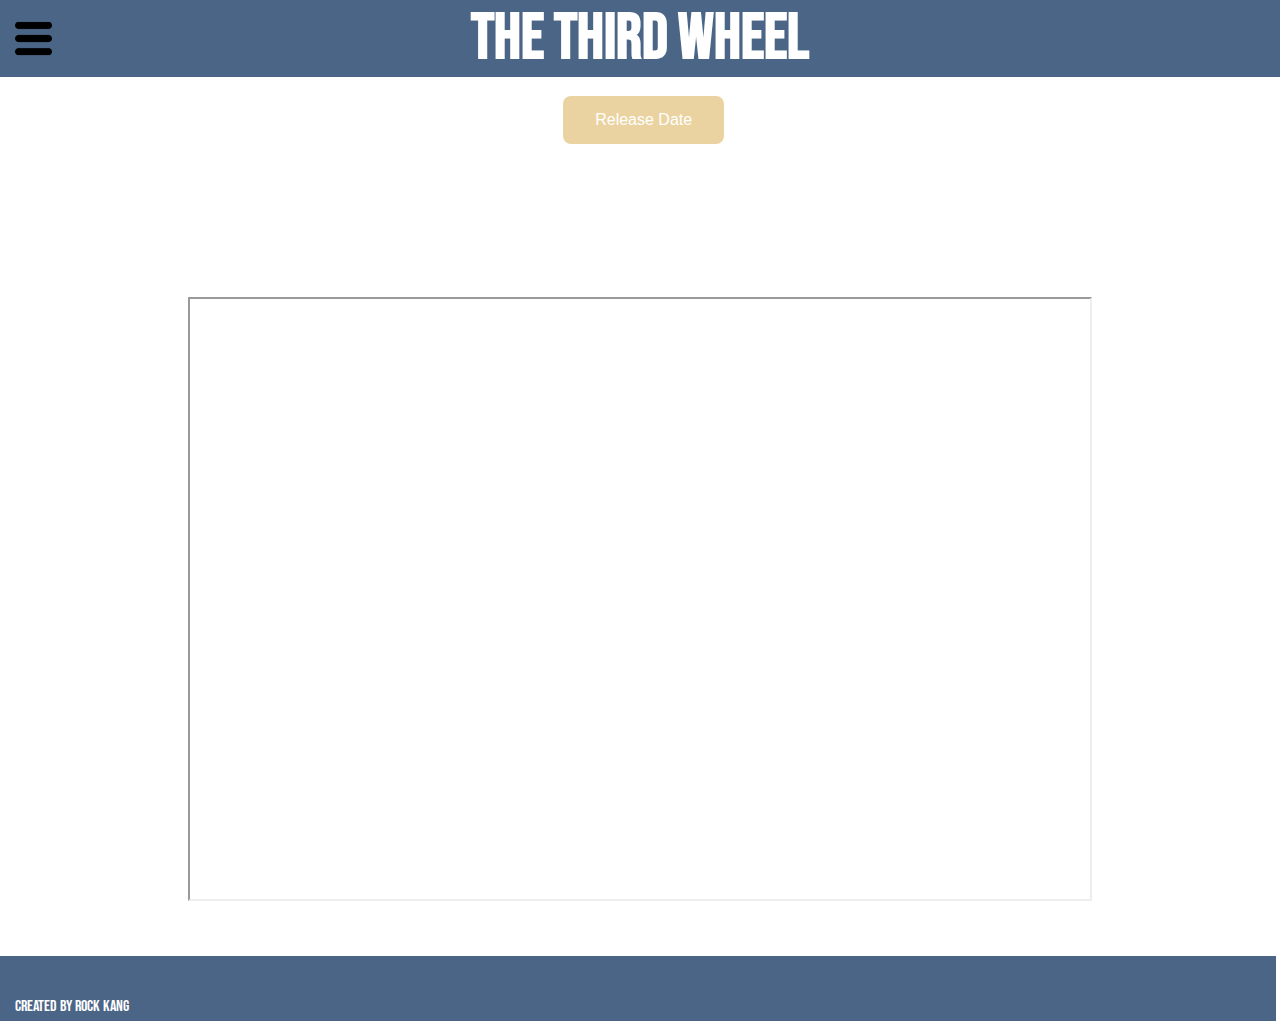
<file: Assignment1/index.html>
<!DOCTYPE html>

<html> 

	<head> 
		<title>My Home Page</title>

		<!--- CSS Font  -->
		<link rel="stylesheet" href="https://fonts.googleapis.com/css?family=Bebas+Neue">
		<!--- CSS File  -->
		<link rel="stylesheet" href="style.css">


	</head>

	<body>

		<!-- Image to open table of contents -->
		<a href="tableofcontents.html">
  			<img src="contents.png" alt="Contents" style="width:37px;height:37px;">
		</a>

		<!--- Title of the Movie -->
		<h1>The Third Wheel</h1>

		<br>

		<!--- JavaScript File -->
		<script src= "websitescript.js"></script>

		<!--- Button to reveal release Date  -->
		<button class="button" onclick="showDate()">
			Release Date
		</button>

		<!--- Release Date  -->
		<div class="release">
			<p id = "releasedate">September 22nd 2021</p>
		</div>

		<!--- Video (Trailer)  -->
		<div class="video">
			<iframe width="900" height="600"
				src="https://youtu.be/Vtj65sEuwrw">
			</iframe>
		</div>

	<script src=" "></script>


	</body>

	<!--- CSS Footer  -->
	<div class="footer">
		<p> Created by Rock Kang</p>
	</div>

</html>
</file>
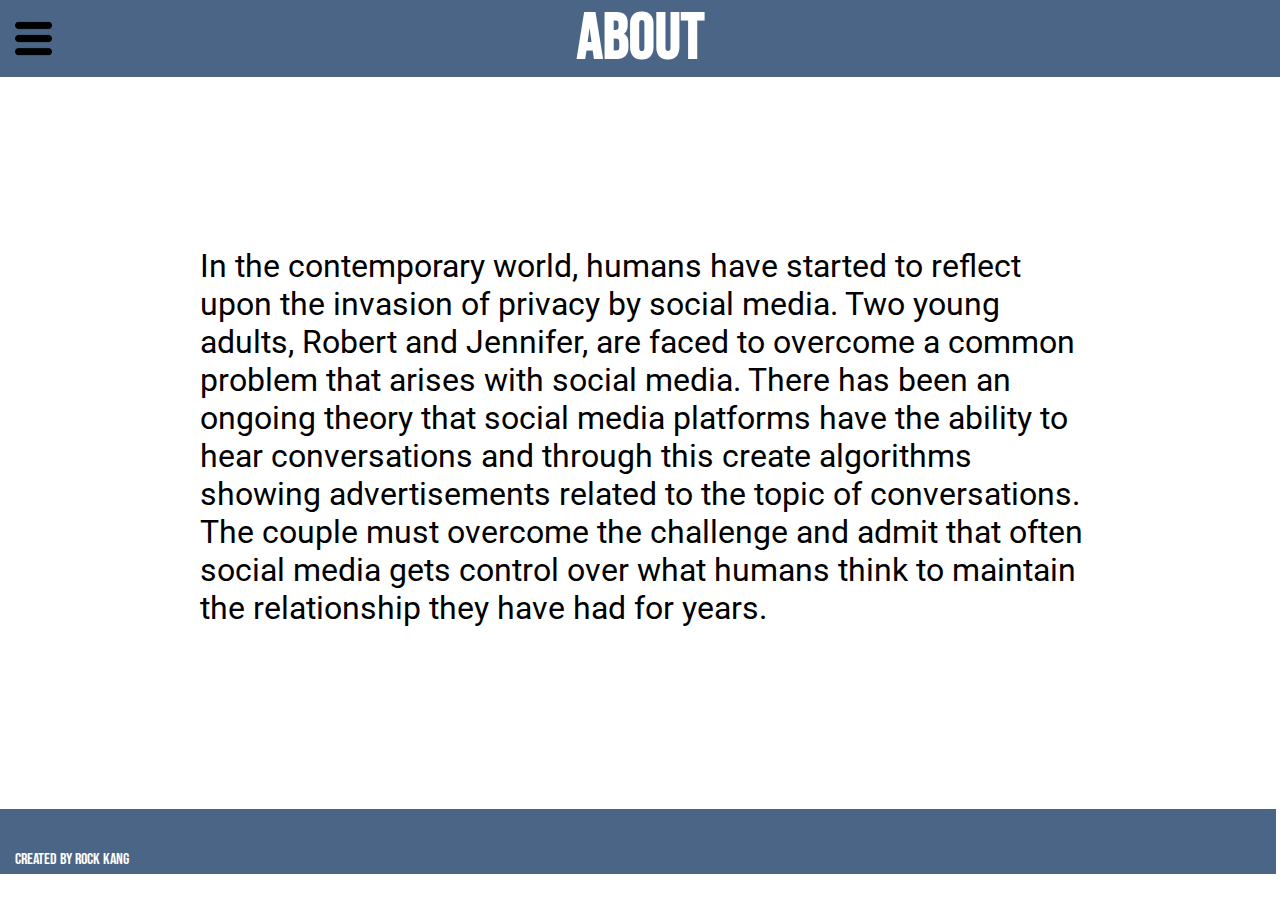
<file: Assignment1/about.html>
<!DOCTYPE html>

<html> 

	<head>
		<title>About</title>

		<!--- Font used -->
		<link rel="stylesheet" href="https://fonts.googleapis.com/css?family=Bebas+Neue">
		<link rel="stylesheet" href="https://fonts.googleapis.com/css?family=Roboto">

		<!--- CSS File  -->
		<link rel="stylesheet" href="style.css">
	</head>

	<!--- Button for table of contents to appear  -->
	<a href="tableofcontents.html">
  		<img src="contents.png" alt="Contents" style="width:37px;height:37px;">
	</a>

	<body>

		<!--- Title of Page  -->
		<h1>About</h1>
		<br>
		<br>

		<!--- Information about the movie  -->
		<div class="about">
  			<p> In the contemporary world, humans have started to reflect upon the invasion of privacy by social media. Two young adults, Robert and Jennifer, are faced to overcome a common problem that arises with social media. There has been an ongoing theory that social media platforms have the ability to hear conversations and through this create algorithms showing advertisements related to the topic of conversations. The couple must overcome the challenge and admit that often social media gets control over what humans think to maintain the relationship they have had for years. </p>
		</div>
	</body>

	<!--- Footer  -->
	<div class="footer">
		<p> Created by Rock Kang</p>
	</div>

</html>
</file>
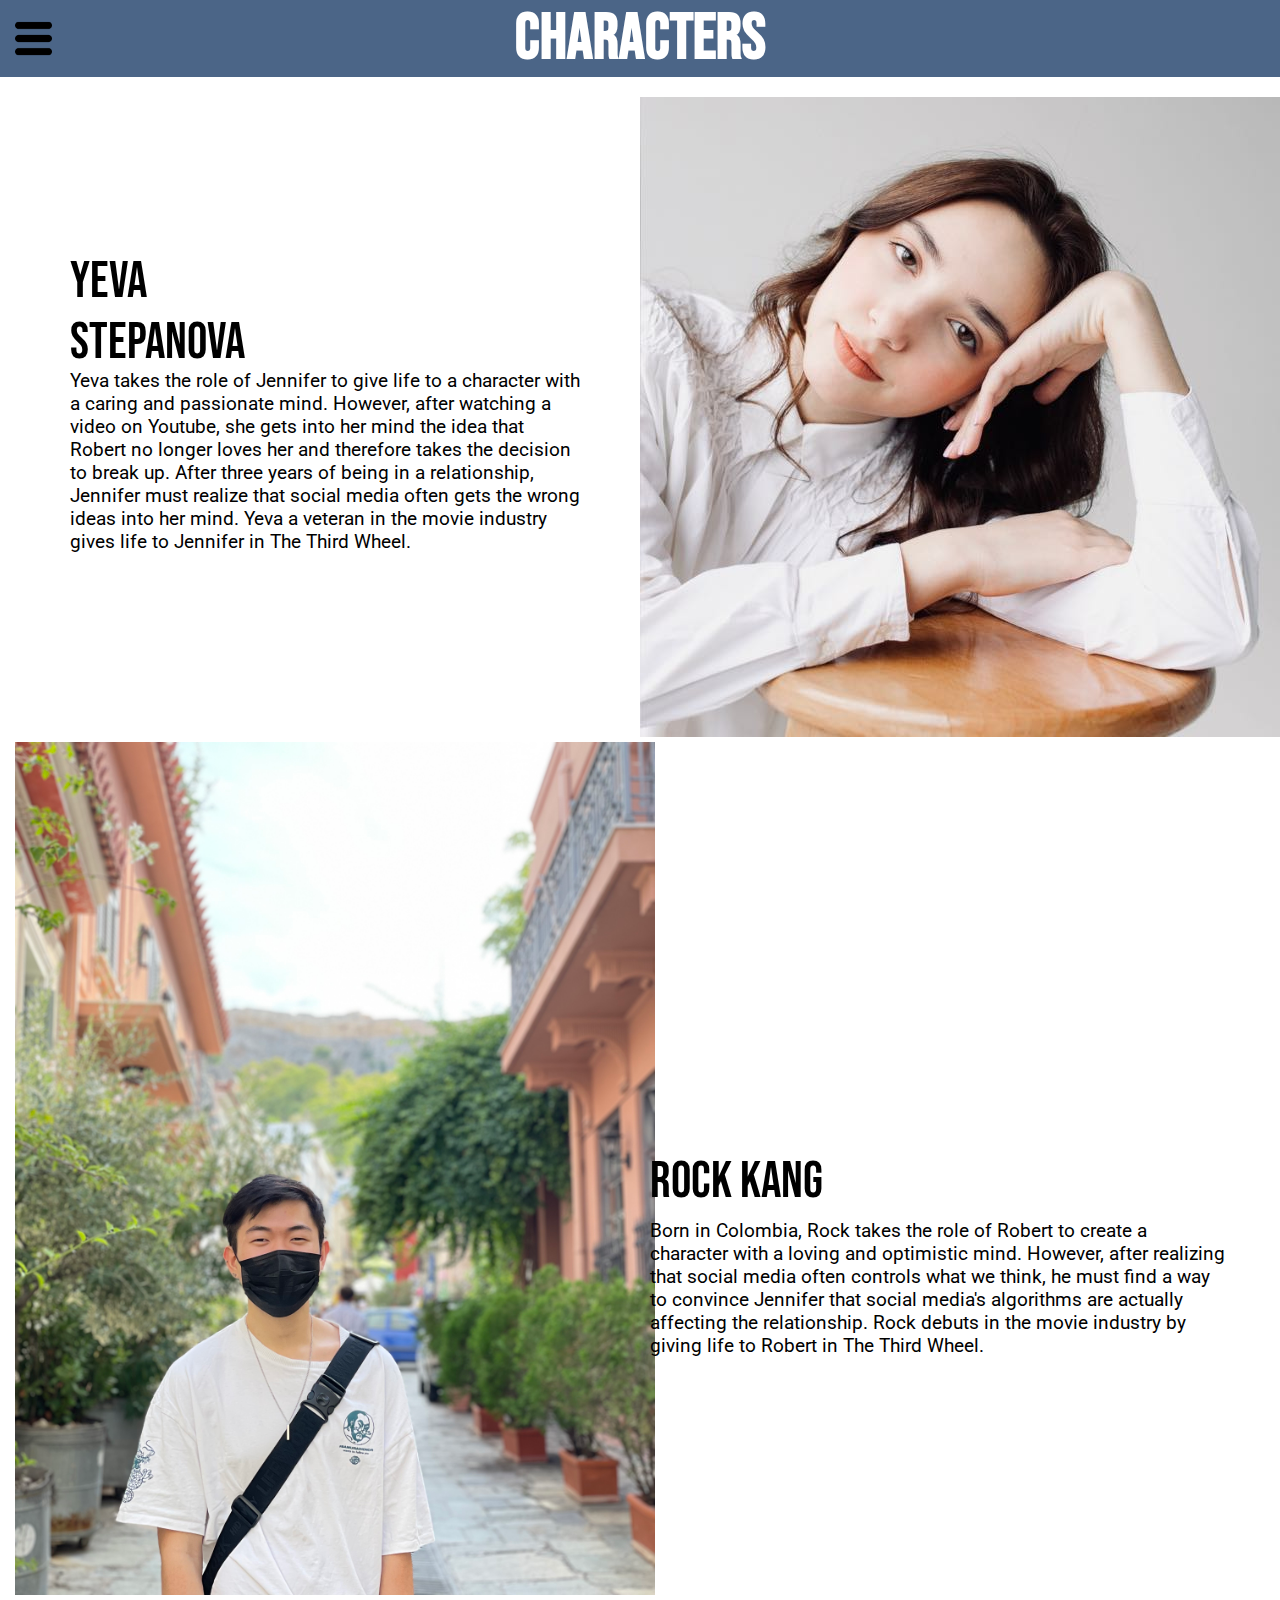
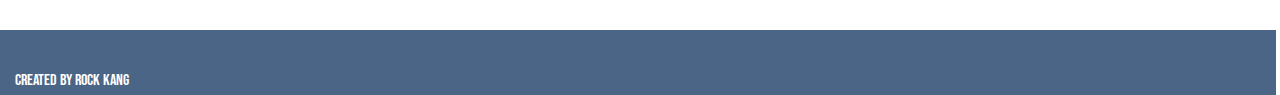
<file: Assignment1/characters.html>
<!DOCTYPE html>

<html> 

	<head>
		<title>Characters</title>

		<!--- Font used  -->
		<link rel="stylesheet" href="https://fonts.googleapis.com/css?family=Bebas+Neue">
		<link rel="stylesheet" href="https://fonts.googleapis.com/css?family=Roboto">

		<!--- CSS File  -->
		<link rel="stylesheet" href="style.css">

	</head>

	<a href="tableofcontents.html">
  		<img src="contents.png" alt="Contents" style="width:37px;height:37px;">
	</a>

	<body>

		<!--- Title of the Page  -->
		<h1>Characters</h1>

		<!--- Text for Characters  -->
		<div class="actor1">
			<p> Yeva Stepanova </p>
		</div>

		<div class= "actor1_1">
			<p> Yeva takes the role of Jennifer to give life to a character with a caring and passionate mind. However, after watching a video on Youtube, she gets into her mind the idea that Robert no longer loves her and therefore takes the decision to break up. After three years of being in a relationship, Jennifer must realize that social media often gets the wrong ideas into her mind. Yeva a veteran in the movie industry gives life to Jennifer in The Third Wheel. </p>
		</div>

		<!--- Images for Characters  -->
		<img src="actor1.jpg" alt="Image1" style="position: relative; width:50%;height:auto; left: 50%; z-index: 0;">
		

		

		<img src="actor2.jpg" alt="Image2" style="position: relative; width:50%;height:auto; right: 50%; z-index: 0;">

		<div class="actor2">
			<p> Rock Kang</p>
		</div>

		<div class= "actor2_1">
			<p> Born in Colombia, Rock takes the role of Robert to create a character with a loving and optimistic mind. However, after realizing that social media often controls what we think, he must find a way to convince Jennifer that social media's algorithms are actually affecting the relationship. Rock debuts in the movie industry by giving life to Robert in The Third Wheel. </p>
		</div>





	</body>

	<!--- Footer of Page -->
	<div class="footer">
		<p> Created by Rock Kang </p>
	</div>

</html>
</file>
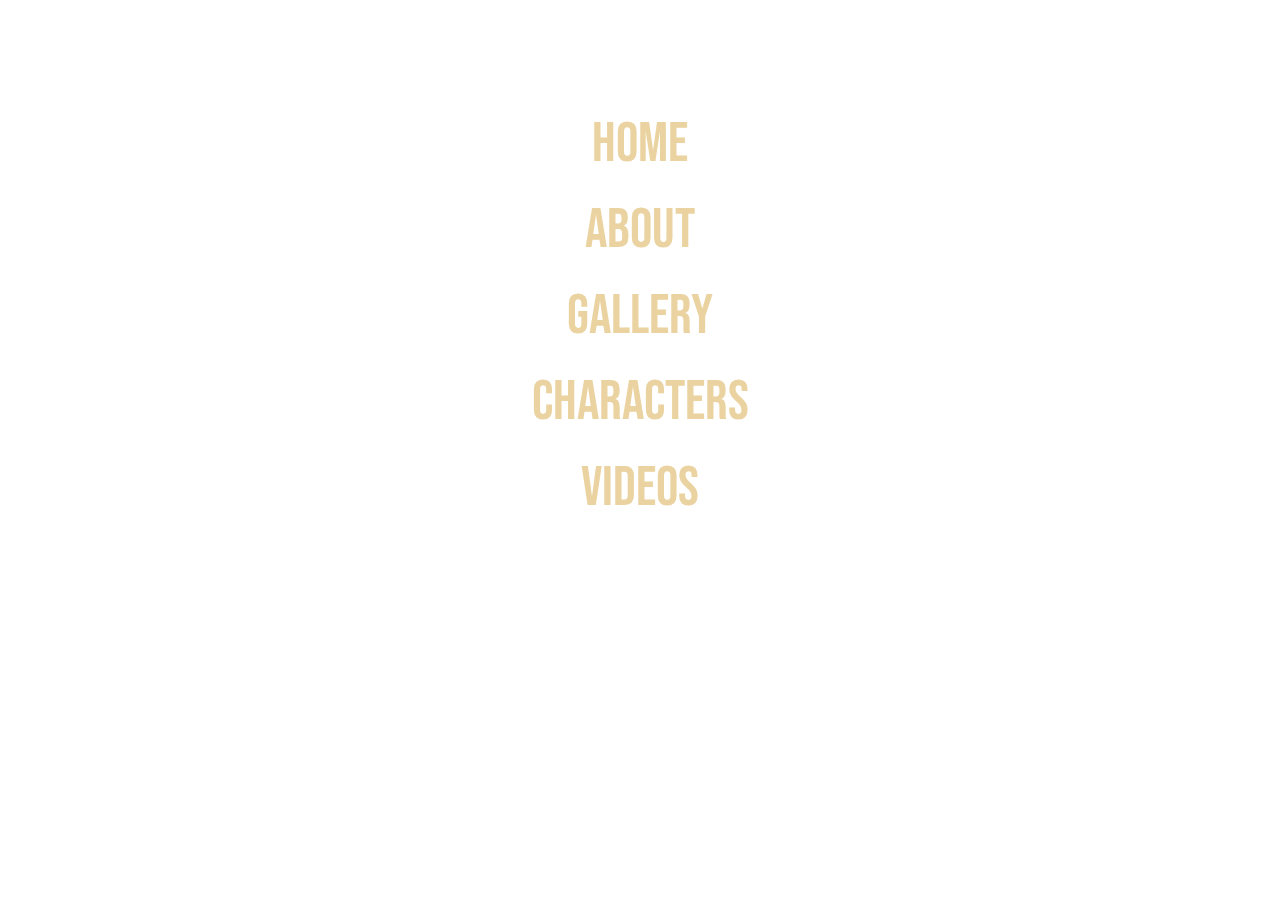
<file: Assignment1/tableofcontents.html>
<!DOCTYPE html>

<html> 

	<head>
		<title>Table of Contents</title>

		<!--- CSS Font  -->
		<link rel="stylesheet" href="https://fonts.googleapis.com/css?family=Bebas+Neue">

		<!--- CSS File  -->
		<link rel="stylesheet" href="style.css">
	</head>

	<body>
		<!--- Space  -->
		<br>
		<br>
		<br>
		<br>
		<br>

		<!--- Pages in table of contents  -->
		<a href=index.html><p style= "text-align:center">Home</a>
		<br>
		<br>
		<a href=about.html>About</a>
		<br>
		<br>
		<a href=gallery.html>Gallery</a>
		<br>
		<br>
		<a href=characters.html>Characters</a>
		<br>
		<br>
		<a href=videos.html>Videos</a>

	</body>

</html>
</file>
<file: Assignment1/style.css>
/* CSS Design for All Page */
html
{
	margin: 0;
}

/* CSS Design for Body for each page */
body
{
	margin: 0;
	background-color: white;
	font-family: "Bebas Neue", sans-serif;
}

/* CSS Design for H1 (heading 1) */
h1
{
	margin: 0;
	text-align: center;
	z-index: 1;
	background-color: #4B6587;
	font-size: 4em;
	color: white;
}

/* CSS Design for H2 (heading 2) */
h2
{
	margin: 0;
	text-align: center;
}

/* CSS Design*/
a{
	text-align: center;
	text-decoration: none;
	color: #ead3a0;
	font-size: 3.5em;
	font-family: "Bebas Neue", sans-serif;
}

a:hover /* CSS Design to Change color of text when mouse hovers*/
{
	color: #F8F0DF;
}

/* CSS Design for Img */
img
{
  position: absolute;
  left: 15px;
  top: 20px;
  z-index: 0;
}


/* CSS Design for About page text */
.about
{
	position: relative;
	left: 100px;
	width: 70%;
	font-family: "Roboto", sans-serif;
	padding: 100px;
	font-size: 2em;
	margin: 0;
}

/* CSS Design to center elements */
.center
{
  text-align: center;
}

/* CSS Design for Video in Home Page */
.video
{
	text-align: center;
	margin: 5;
}


/* CSS Design for Footer */
.footer
{
	position: relative;
	left: 0;
	bottom: 0;
	width: 98.5%;
	height: 40px;
	background-color: #4B6587;
	float: none;
	padding-top: 25px;
	padding-left: 15px;
	margin-top: 50px;
	color: white;

}

/* CSS Design for gallery in Gallery Page */
.gallery
{
	position: relative;
	text-align: center;

}

/* CSS Design for Button in Home Page */
.button
{
  text-align: center;

}

/* CSS Design for Release Date */
.release
{
	text-align: center;
	color:white;
	font-size: 3em;
}

/* CSS Design for Actor */
.actor1
{
	position: absolute;
	left: 70px;
	top: 200px;
	font-size: 4vw;
	margin: 0;
	padding: 0;
	border: 0;
	width: 20%;
	height: auto;
	margin: 0;
	z-index:0;
}

/* CSS Design for Actor */
.actor2
{
	position: absolute;
	left: 650px;
	top: 1100px;
	font-size: 4vw;
	margin: 0;
	padding: 0;
	border: 0;
	width: 20%;
	height: auto;
}

/* CSS Design for Actor */
.actor1_1
{
	position: absolute;
	left: 70px;
	top: 350px;
	font-size: 1.5vw;
	margin: 0;
	font-family: "Roboto", sans-serif;
	padding: 0;
	border: 0;
	width: 40%;
	z-index:1;
}

/* CSS Design for Actor */
.actor2_1
{
	position: absolute;
	left: 650px;
	top: 1200px;
	font-size: 1.5vw;
	margin: 0;
	font-family: "Roboto", sans-serif;
	border: 0;
	padding: 0;
	width: 45%;
	z-index:1;
}

/* CSS Design for Video */
.video_1
{
	position: relative;
	left: 7%;
	top: 100px;
	z-index: 0;
	padding: 0;
	width: 50%;
}

/* CSS Design for Video */
.video_2
{
	position: relative;
	left: 50%;
	bottom: 206px;
	z-index: 0;
	padding: 0;
	width: 50%;
}

/* CSS Design for Video */
.button
{
  background-color: #ead3a0;
  position: relative;
  left: 44%;
  color: white;
  padding: 15px 32px;
  text-align: center;
  border: none;
  border-radius: 8px;
  font-size: 16px;
}
</file>
